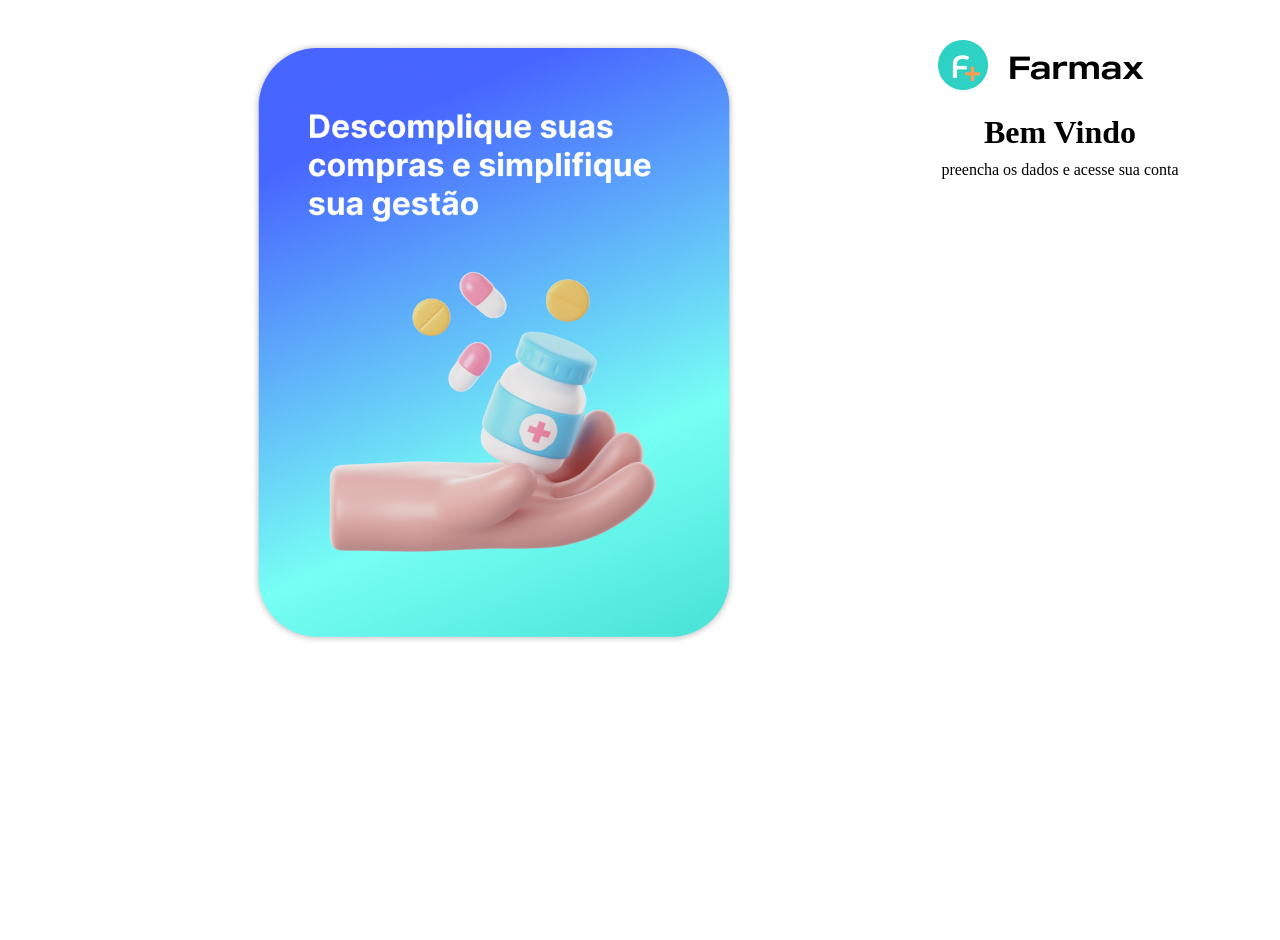
<file: TelaFarmax/index.html>
<!DOCTYPE html>
<html lang="en">
<head>
    <meta charset="UTF-8">
    <meta name="viewport" content="width=device-width, initial-scale=1.0">
    <title>Farmax</title>
    <link rel="stylesheet" href="styles.css">
</head>
<body>
    <div class="container">
        <div class="painel_esquerda">
           <img class="imagem_login" src="imagens/Login.png" alt="mãoremedios">
       </div>

         <div class="painel_direita">
            <img src="imagens/LogoFarmax.png" alt="Logotipo">
            <h1>Bem Vindo</h1>
            <p>preencha os dados e acesse sua conta</p>
        </div>
    </div>

</body>
</html>
</file>
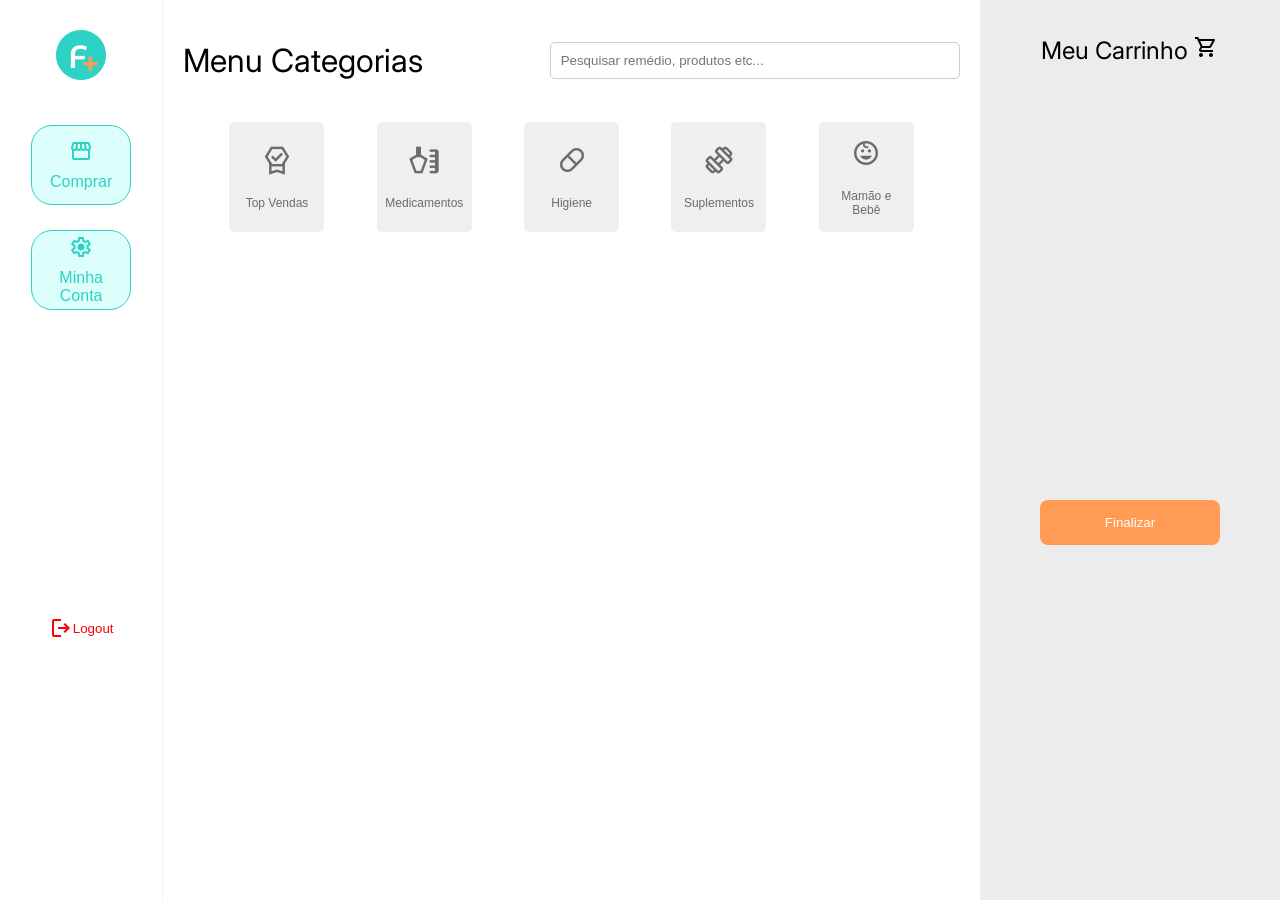
<file: TelaFarmax/principal.html>
<!DOCTYPE html>
<html lang="en">
<head>
    <meta charset="UTF-8">
    <meta name="viewport" content="width=device-width, initial-scale=1.0">
    <title>Cliente Farmax</title>
    <link rel="stylesheet" href="styles2.css">
    <link href="https://fonts.googleapis.com/css2?family=Material+Symbols+Outlined" rel="stylesheet" />
<body>
    <div class="container">
        <nav class="nav_lateral">
            <img src="imagens/LogoMini.png" alt="Logotipo Farmax">
           
            <button class="button_nav">
                <span class="material-symbols-outlined">storefront</span>
                Comprar</button>
                
             <button class="button_nav">
                <span class="material-symbols-outlined">settings</span>
                Minha Conta</button>

             <button class="logout">
                <span class="material-symbols-outlined">logout</span>
                Logout</button>
        </nav>

        <main class="tela_meio">
            <header class="barra_inicial">
                <h1>Menu Categorias</h1>
                 <input type="text" class="search-bar" placeholder="Pesquisar remédio, produtos etc...">
            </header>

            <section class="categorias">

                <button class="button_cat">
                    <span class="material-symbols-outlined">editor_choice</span>
                    Top Vendas
                </button>
                
                <button class="button_cat">
                    <span class="material-symbols-outlined">health_and_beauty</span>
                    Medicamentos
                </button>

                <button class="button_cat">
                    <span class="material-symbols-outlined">pill</span>
                    Higiene
                </button>

                <button class="button_cat">
                    <span class="material-symbols-outlined">exercise</span>
                    Suplementos
                </button>

                <button class="button_cat">
                    <span class="material-symbols-outlined">child_care</span>
                    Mamão e Bebê</button>
            </section>
        </main>

        <aside class="carrinho_compras">
            <h2>Meu Carrinho
                <span class="material-symbols-outlined">shopping_cart</span>
            </h2>
            
            <button class="btn_carrinho">Finalizar</button>
        </aside>

    </div>
</body>
</html>
</file>
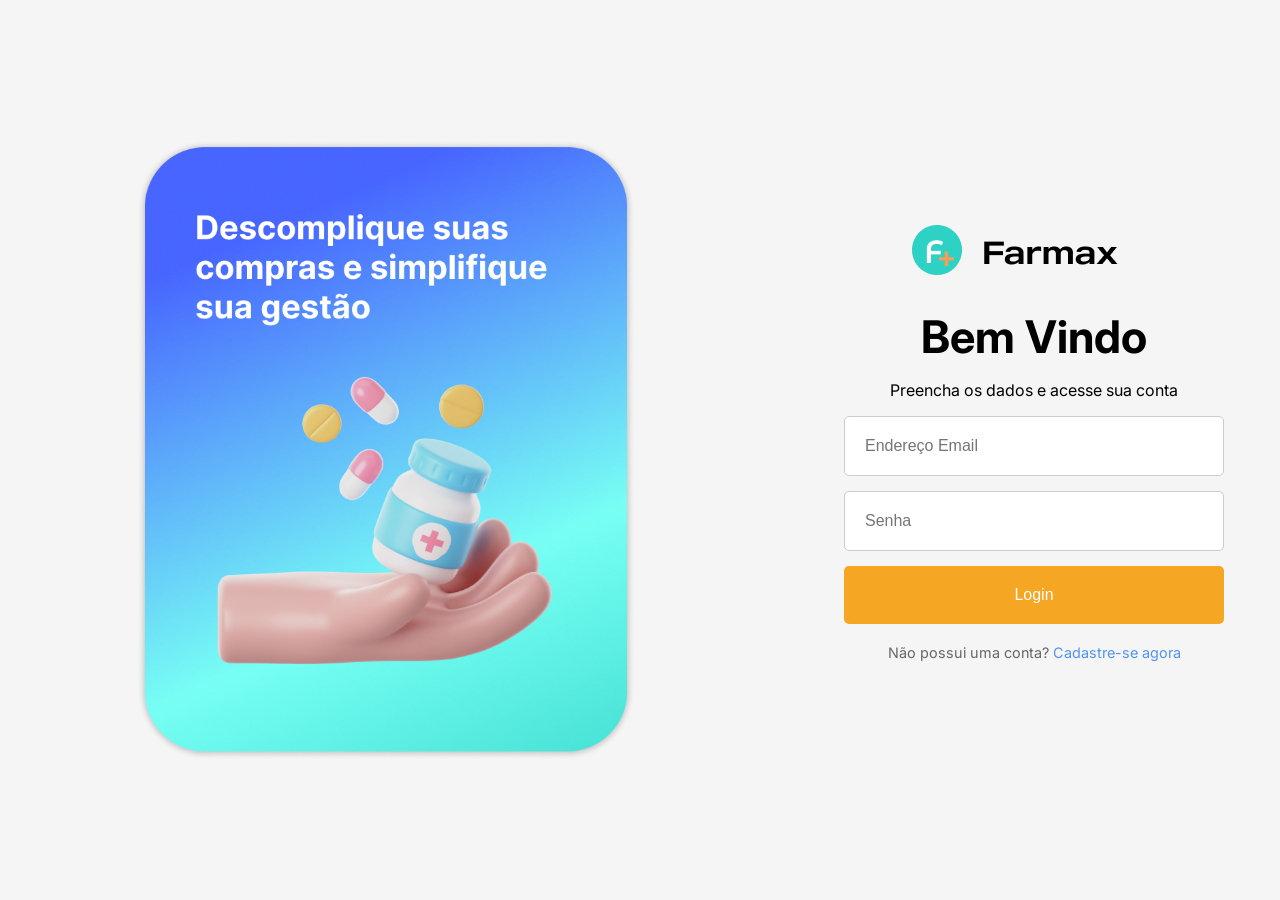
<file: TelaFarmax/TelaFarmax/login.html>
<!DOCTYPE html>
<html lang="en">
<head>
    <meta charset="UTF-8">
    <meta name="viewport" content="width=device-width, initial-scale=1.0">
    <title>Farmax</title>
    <link rel="stylesheet" href="styles.css">
</head>
<body>
    <div class="container">
        <div class="painel_esquerda">
            <img src="imagens/Login.png" alt="medicine">
        </div>

        <div class="painel_direita">
            <div class="form_container">
                <img src="imagens/LogoFarmax.png" alt="logotipo">
                <h1>Bem Vindo</h1>
                <p>Preencha os dados e acesse sua conta</p>
                <form>
                    <input type="email" placeholder="Endereço Email" required>
                    <input type="password" placeholder="Senha" required>
                    <button type="submit">Login</button>
                </form>

                <p class="cadastro_text">Não possui uma conta? <a href="#">Cadastre-se agora</a></p>

            </div>

        </div>

    </div>

</body>
</html>
</file>
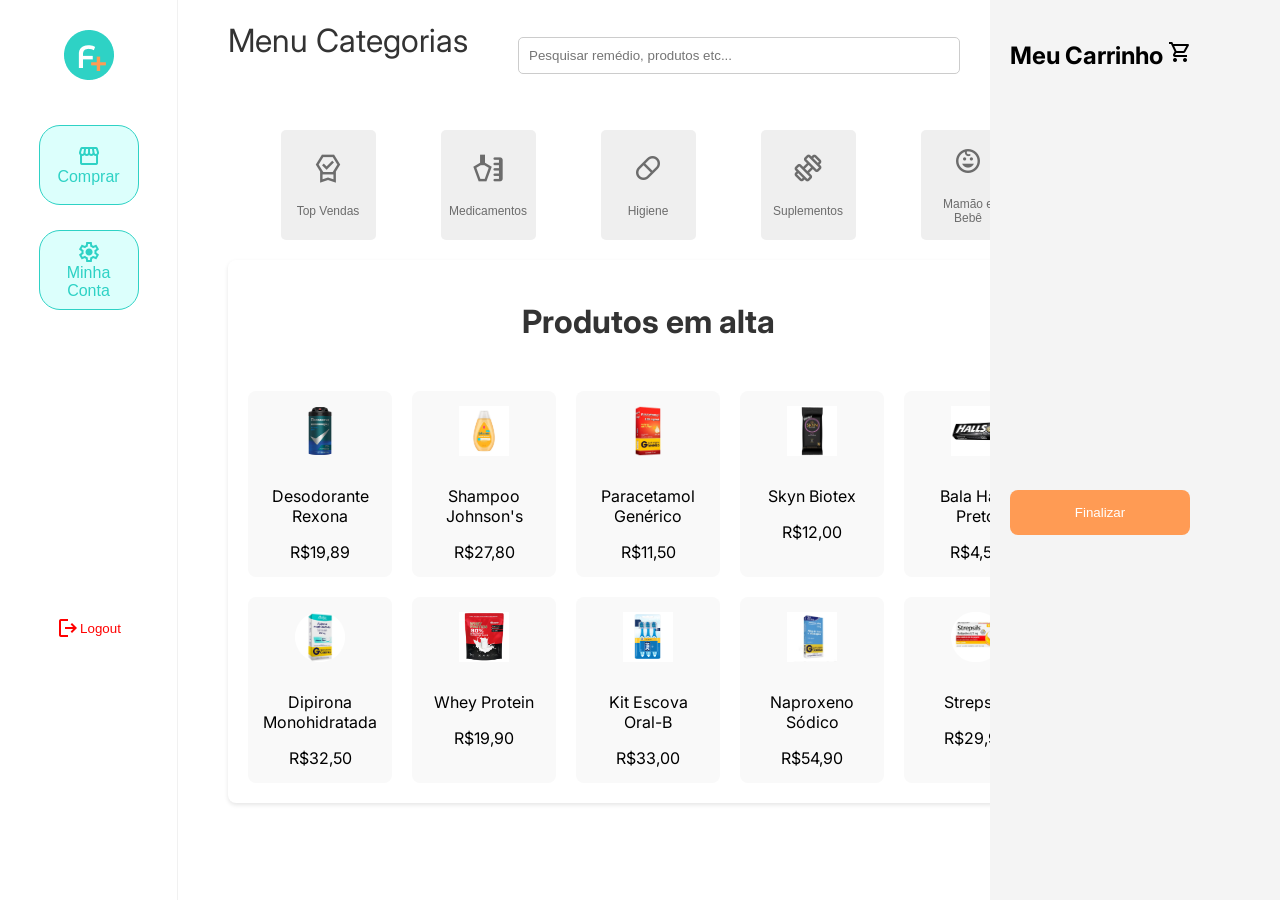
<file: TelaFarmax/TelaFarmax/principal.html>
<!DOCTYPE html>
<html lang="en">
<head>
    <meta charset="UTF-8">
    <meta name="viewport" content="width=device-width, initial-scale=1.0">
    <title>Cliente Farmax</title>
    <link rel="stylesheet" href="styles2.css">
    <link href="https://fonts.googleapis.com/css2?family=Material+Symbols+Outlined" rel="stylesheet" />
<body>
    <div class="container">
        <nav class="nav_lateral">
            <img src="imagens/LogoMini.png" alt="Logotipo Farmax">
           
            <button class="button_nav">
                <span class="material-symbols-outlined">storefront</span>
                Comprar</button>
                
             <button class="button_nav">
                <span class="material-symbols-outlined">settings</span>
                Minha Conta</button>

             <button class="logout">
                <span class="material-symbols-outlined">logout</span>
                Logout</button>
        </nav>

        <main class="tela_meio">
            <header class="barra_inicial">
                <h1>Menu Categorias</h1>
                 <input type="text" class="search-bar" placeholder="Pesquisar remédio, produtos etc...">
            </header>

            <section class="categorias">

                <button class="button_cat">
                    <span class="material-symbols-outlined">editor_choice</span>
                    Top Vendas
                </button>
                
                <button class="button_cat">
                    <span class="material-symbols-outlined">health_and_beauty</span>
                    Medicamentos
                </button>

                <button class="button_cat">
                    <span class="material-symbols-outlined">pill</span>
                    Higiene
                </button>

                <button class="button_cat">
                    <span class="material-symbols-outlined">exercise</span>
                    Suplementos
                </button>

                <button class="button_cat">
                    <span class="material-symbols-outlined">child_care</span>
                    Mamão e Bebê</button>
            </section>

            <div class="produtos-container">
                <h1>Produtos em alta</h1>
                <div class="produtos-grid">
                  <div class="produto">
                    <img src="imagens/desodorante.png" alt="Desodorante Rexona">
                    <p>Desodorante Rexona</p>
                    <span>R$19,89</span>
                  </div>
                  <div class="produto">
                    <img src="imagens/shamoo.png" alt="Shampoo Johnson's">
                    <p>Shampoo Johnson's</p>
                    <span>R$27,80</span>
                  </div>
                  <div class="produto">
                    <img src="imagens/paracetamol.png" alt="Paracetamol Genérico">
                    <p>Paracetamol Genérico</p>
                    <span>R$11,50</span>
                  </div>
                  <div class="produto">
                    <img src="imagens/skyn.png" alt="Skyn Biotex">
                    <p>Skyn Biotex</p>
                    <span>R$12,00</span>
                  </div>
                  <div class="produto">
                    <img src="imagens/halls.png" alt="Bala Halls Preto">
                    <p>Bala Halls Preto</p>
                    <span>R$4,50</span>
                  </div>

                  <div class="produto">
                    <img src="imagens/dipirona.png" alt="Dipirona Monohidratada">
                    <p>Dipirona Monohidratada</p>
                    <span>R$32,50</span>
                  </div>

                  <div class="produto">
                    <img src="imagens/whey.png" alt="Whey ProteinGrowth">
                    <p>Whey Protein</p>
                    <span>R$19,90</span>
                  </div>

                  <div class="produto">
                    <img src="imagens/escova.png" alt="Kit Escova Oral-B">
                    <p>Kit Escova Oral-B</p>
                    <span>R$33,00</span>
                  </div>

                  <div class="produto">
                    <img src="imagens/naproxeno.png" alt="Naproxeno Sódico">
                    <p>Naproxeno Sódico</p>
                    <span>R$54,90</span>
                  </div>

                  <div class="produto">
                    <img src="imagens/strepsils.png" alt="Strepsils">
                    <p>Strepsils</p>
                    <span>R$29,99</span>
                  </div>
                  
                </div>
              </div>
            </div>
        </main>

        <aside class="carrinho_compras">
            <h2>Meu Carrinho
                <span class="material-symbols-outlined">shopping_cart</span>
            </h2>

            <button class="btn_carrinho">Finalizar</button>
        </aside>

    </div>
</body>
</html>
</file>
<file: TelaFarmax/styles.css>
*{
    margin: 10px 50px;
    padding: 0;
}

.container{
    display: flex;
    height: 100vh;
    width: 100%;
    justify-content: space-between;

}

.imagem_login{
    width: 488px;
    height: auto;
}

.painel_direita{
    text-align: center;
}
</file>
<file: TelaFarmax/styles2.css>
@import url('https://fonts.googleapis.com/css2?family=Inter:ital,opsz,wght@0,14..32,100..900;1,14..32,100..900&family=Poppins:ital,wght@0,100;0,200;0,300;0,400;0,500;0,600;0,700;0,800;0,900;1,100;1,200;1,300;1,400;1,500;1,600;1,700;1,800;1,900&display=swap');

body{
    margin: 0;
    padding: 0;
    display: flex;
    height: 100vh;
    font-family: 'Inter';
}

.container{
    display: grid;
    grid-template-columns: 1fr 5fr 1.5fr;
    height: 100vh;
}

.nav_lateral img{
    width: 50px;
    margin-top: 0px;
    margin-bottom: 20px;
}

.nav_lateral{
    background-color: #ffffff;
    border-right: 1.5px solid #F1F1F1;
    padding: 30px;
    display: flex;
    flex-direction: column;
    align-items: center;
}

.nav_lateral{
  display: flex;
  flex-direction: column;
  gap: 25px;
}

.button_nav{
  display: flex;
  flex-direction: column;
  align-items: center;
  justify-content: center;
  width: 100px;
  height: 80px;
  background-color: #DCFFFC;
  color: #2ED2C5;
  border: 1px solid #2ED2C5;
  border-radius: 21px;
  font-size: 16px;
  cursor: pointer;
  text-decoration: none;
}

.button_nav span{
  margin-bottom: 10px;
}

.barra_inicial{
    display: flex;
}

.logout {
    display: flex;
    align-items: center;
    margin-top: 280px;
    color: red;
    background: none;
    border: none;
    cursor: pointer;
  }

  .tela_meio{
    padding: 20px;
  }

  .barra_inicial{
    display: flex;
    justify-content: space-between;
    align-items: center;
  }
  
  .barra_inicial input{
    width: 50%;
    padding: 10px;
    border: 1px solid #ccc;
    border-radius: 5px;
  }

.categorias{
  display: flex;
  justify-content: space-around;
  padding: 20px;
}

.button_cat{
  display: flex;
  flex-direction: column;
  align-items: center;
  justify-content: center;
  width: 95px;
  height: 110px;
  padding: 12px;
  border: none;
  border-radius: 5px;
  font-size: 12px;
  cursor: pointer;
  text-decoration: none;
  color: #6C6C6C;
}

.button_cat span{
  margin-bottom: 20px;
  font-size: 32px;
}

.barra_inicial h1{
  font-weight: 400;
}

.carrinho_compras{
background-color: #ECECEC;
  width: 300px;
  display: flex;
  flex-direction: column;
  align-items: center;
}

.carrinho_compras span{
  justify-content: space-between;
}

.carrinho_compras h2{
  padding: 15px;
  font-weight: 400;
}

.btn_carrinho{
  align-items: center;
  margin-top: 400px;
  padding: 15px;
  width: 180px;
  background-color: #FF9B54;
  border: none;
  border-radius: 8px;
  color: #ffffff;
}
</file>
<file: TelaFarmax/TelaFarmax/styles.css>
@import url('https://fonts.googleapis.com/css2?family=Inter:ital,opsz,wght@0,14..32,100..900;1,14..32,100..900&family=Poppins:ital,wght@0,100;0,200;0,300;0,400;0,500;0,600;0,700;0,800;0,900;1,100;1,200;1,300;1,400;1,500;1,600;1,700;1,800;1,900&display=swap');

body{
    margin: 0;
    font-family: 'Inter';
    display: flex;
    align-items: center;
    justify-content: center;
    min-height: 100vh;
    background-color: #f5f5f5;
}

.container{
    display: flex;
    width: 80%;
}

.painel_esquerda{
    flex: 1;
    padding: 8px;
    display: flex;
    flex-direction: column;
    align-items: center;
    justify-content: center;
}

.painel_esquerda img{
    width: 500px;
    height: auto; 
}

.painel_direita{
    flex: 1;
    padding: 200px;
    display: flex;
    flex-direction: column;
    align-items: center;
    text-align: center;
    justify-content: center;
}


.form_container h1{
    font-size: 45px;
    margin-bottom: 5px;
    color: black;
}

.form-container h3 {
    font-size: 26px;
    margin-bottom: 10px;
}

.form-container p {
    color: #666;
    margin-bottom: 30px;
}

form {
    display: flex;
    flex-direction: column;
    gap: 15px;
}

input {
    padding: 20px;
    font-size: 1rem;
    border: 1px solid #ccc;
    border-radius: 5px;;
}

button {
    padding: 20px;
    width:380px;
    font-size: 1rem;
    background-color: #f5a623;
    color: white;
    border: none;
    border-radius: 5px;
    cursor: pointer;
    transition: background-color 0.3s;
}

.cadastro_text {
    margin-top: 20px;
    font-size: 0.9rem;
    color: #666;
}

.cadastro_text a {
    color: #4f93f5;
    text-decoration: none;
}
</file>
<file: TelaFarmax/TelaFarmax/styles2.css>
@import url('https://fonts.googleapis.com/css2?family=Inter:ital,opsz,wght@0,14..32,100..900;1,14..32,100..900&family=Poppins:ital,wght@0,100;0,200;0,300;0,400;0,500;0,600;0,700;0,800;0,900;1,100;1,200;1,300;1,400;1,500;1,600;1,700;1,800;1,900&display=swap');

body{
    margin: 0;
    padding: 0;
    display: flex;
    height: 100vh;
    font-family: 'Inter';
}

.container{
    display: grid;
    grid-template-columns: 1fr 5fr;
    height: 100vh;
}

.tela_meio{
  display: flex;
  flex-direction: column;
  padding-left: 50px;
}

.nav_lateral img{
    width: 50px;
    margin-bottom: 20px;
}

.nav_lateral{
    background-color: #ffffff;
    border-right: 1.5px solid #F1F1F1;
    padding: 30px;
    display: flex;
    flex-direction: column;
    align-items: center;
}

.nav_lateral{
  display: flex;
  flex-direction: column;
  gap: 25px;
}

.button_nav{
  display: flex;
  flex-direction: column;
  align-items: center;
  justify-content: center;
  width: 100px;
  height: 80px;
  background-color: #DCFFFC;
  color: #2ED2C5;
  border: 1px solid #2ED2C5;
  border-radius: 21px;
  font-size: 16px;
  cursor: pointer;
  text-decoration: none;
}


.logout {
    display: flex;
    align-items: center;
    margin-top: 280px;
    color: red;
    background: none;
    border: none;
    cursor: pointer;
  }

  .barra_inicial{
    display: flex;
    gap:50px;
    align-items: center;
  }
  
  .barra_inicial input{
    width: 50%;
    padding: 10px;
    border: 1px solid #ccc;
    border-radius: 5px;
  }

.categorias{
  display: flex;
  justify-content: space-around;
  padding: 20px;
}

.button_cat{
  display: flex;
  flex-direction: column;
  align-items: center;
  justify-content: center;
  width: 95px;
  height: 110px;
  padding: 12px;
  border: none;
  border-radius: 5px;
  font-size: 12px;
  cursor: pointer;
  text-decoration: none;
  color: #6C6C6C;
}

.button_cat span{
  margin-bottom: 20px;
  font-size: 32px;
}

.barra_inicial h1{
  font-weight: 400;
}


.carrinho_compras{
  background-color: #2ED2C5;
  position: fixed;
  top: 0;
  right: 0;
  width: 250px;
  height: 100vh;
  background-color: #f4f4f4;
  padding: 20px;
}


.btn_carrinho{
  align-items: center;
  margin-top: 400px;
  padding: 15px;
  width: 180px;
  background-color: #FF9B54;
  border: none;
  border-radius: 8px;
  color: #ffffff;
}

.produtos-container {
  width: 800px;
  margin: 0 auto;
  padding: 20px;
  background: #fff;
  border-radius: 8px;
  box-shadow: 0 2px 4px rgba(0, 0, 0, 0.1);
}

h1 {
  text-align: center;
  margin-bottom: 50px;
  color: #333;
}

.produtos-grid {
  display: grid;
  grid-template-columns: repeat(auto-fit, minmax(120px, 1fr));
  gap: 20px;
}

.produto {
  text-align: center;
  background-color: #f9f9f9;
  padding: 15px;
  border-radius: 8px;
  transition: transform 0.2s ease, box-shadow 0.2s ease;
}

.produto:hover {
  transform: translateY(-5px);
  box-shadow: 0 4px 8px rgba(0, 0, 0, 0.2);
}

.produto img {
  width: 50px;
  height: 50px;
  margin-bottom: 10px;
}
</file>
